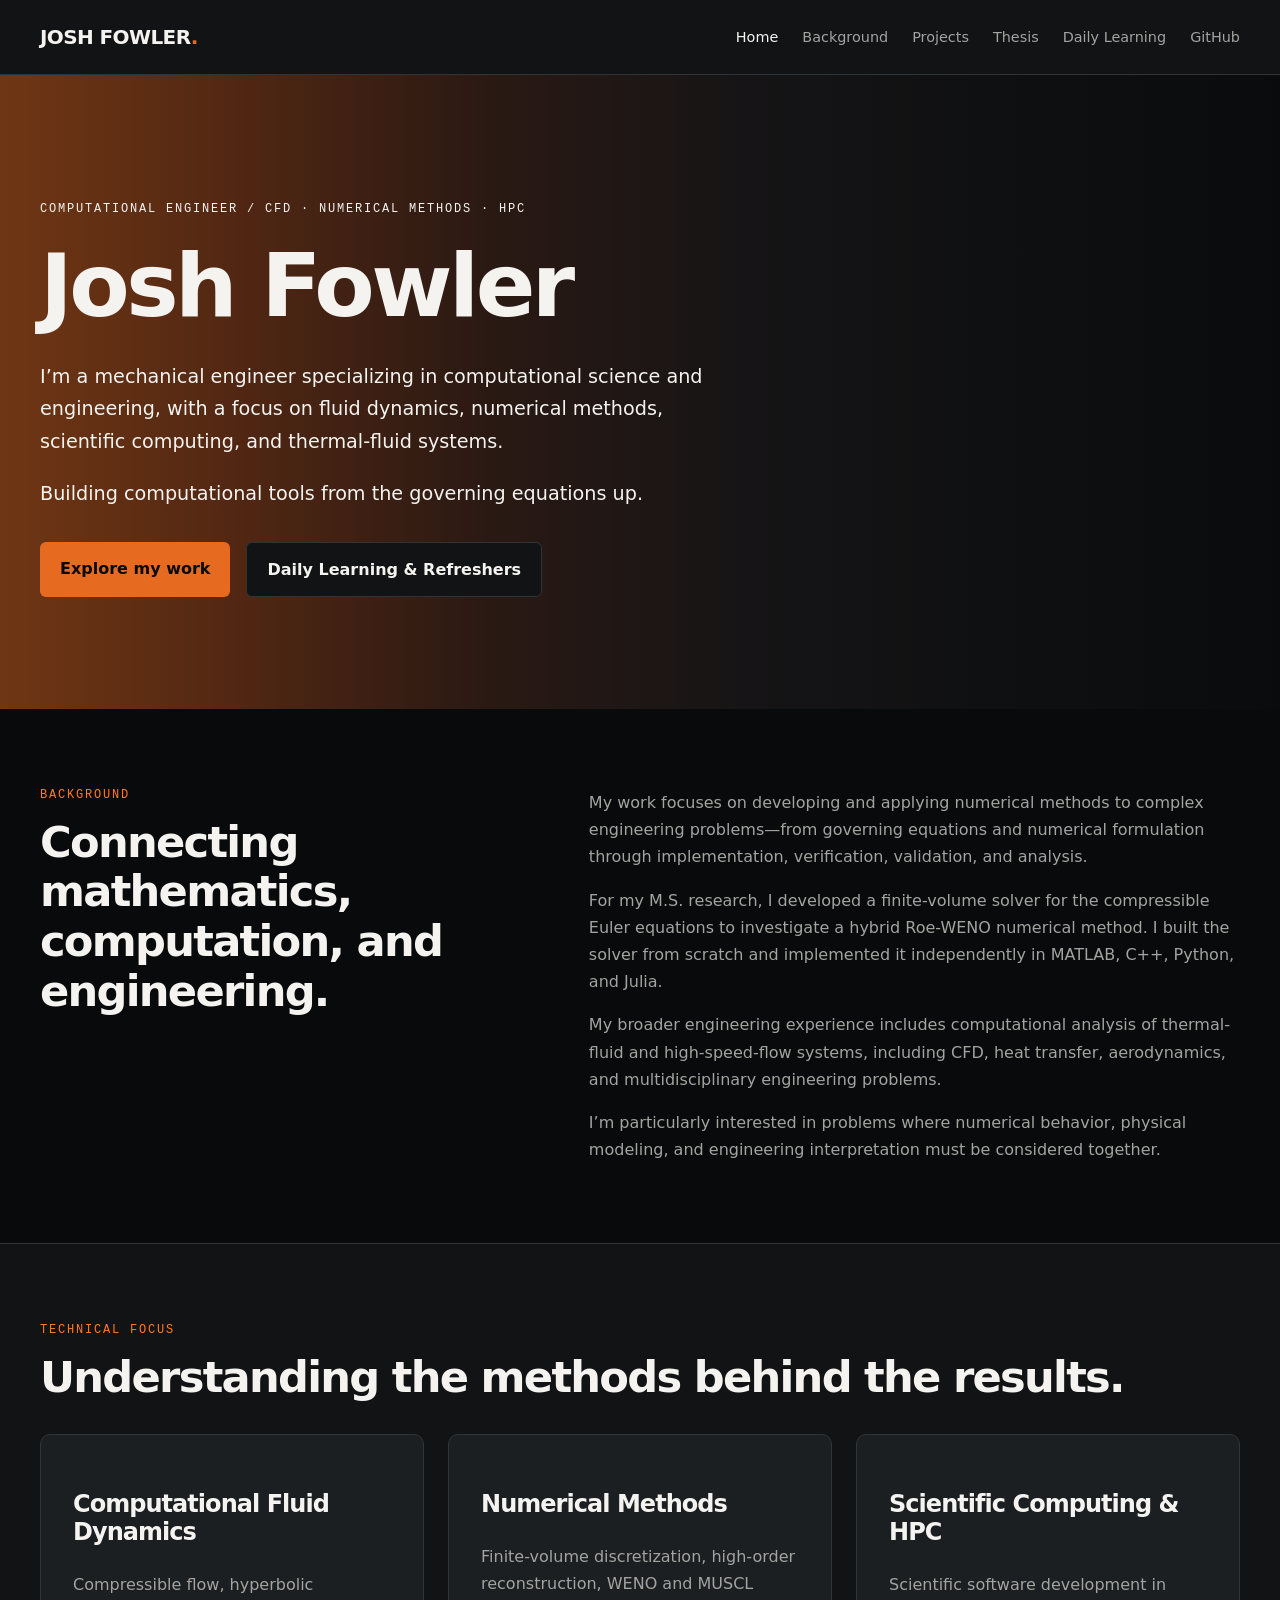
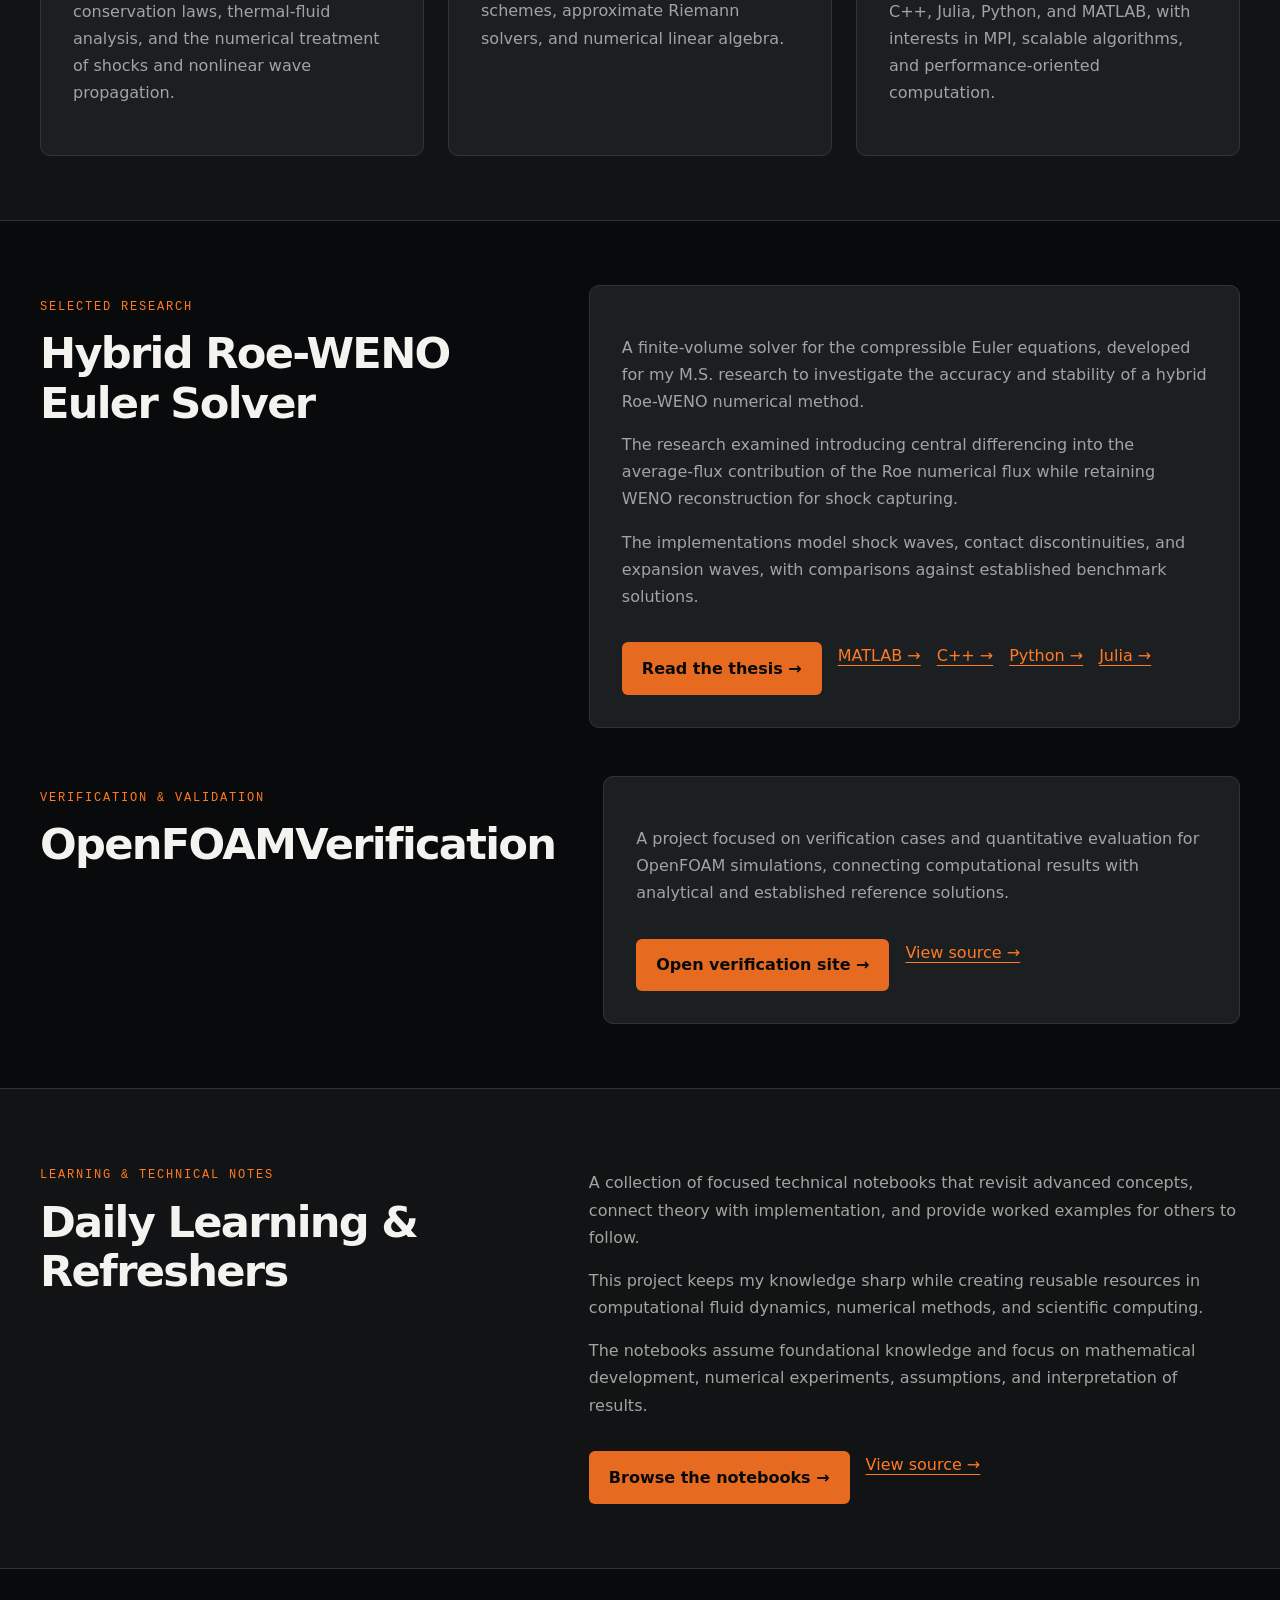
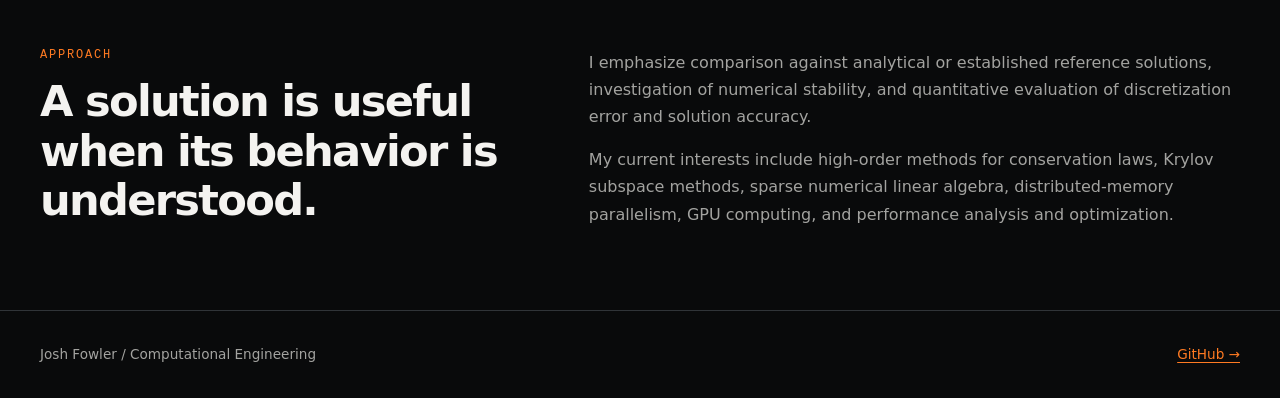
<file: index.html>
<!doctype html>
<html lang="en">
<head>
  <meta charset="utf-8">
  <meta name="viewport" content="width=device-width, initial-scale=1">

  <title>Josh Fowler | Computational Engineer</title>

  <meta
    name="description"
    content="Josh Fowler — mechanical engineer specializing in computational fluid dynamics, numerical methods, and high-performance scientific computing."
  >
  
  <link
  rel="canonical"
  href="https://josh-fowler-hub.github.io/"
  >

  <link rel="stylesheet" href="styles.css">
</head>

<body>
  <a class="skip" href="#main">Skip to content</a>

  <header class="site-header">
    <nav class="container nav" aria-label="Main navigation">
      <a class="brand" href="index.html">
        JOSH FOWLER<span style="color: var(--color-accent)">.</span>
      </a>

      <div class="nav-links">
        <a href="index.html" aria-current="page">Home</a>
        <a href="#background">Background</a>
        <a href="#projects">Projects</a>
        <a href="/thesis/">Thesis</a>
        <a href="/daily-learning/">Daily Learning</a>
        <a href="https://github.com/josh-fowler-hub">GitHub</a>
      </div>
    </nav>
  </header>

  <main id="main">
    <section class="hero">
      <div class="container">
        <p class="eyebrow">
          Computational Engineer / CFD · Numerical Methods · HPC
        </p>

        <h1>Josh Fowler</h1>

        <p class="lead">
          I’m a mechanical engineer specializing in computational science
          and engineering, with a focus on fluid dynamics, numerical
          methods, scientific computing, and thermal-fluid systems.
        </p>

        <p class="lead">
          Building computational tools from the governing equations up.
        </p>

        <div class="actions">
          <a class="button" href="#projects">Explore my work</a>
          <a class="button secondary" href="/daily-learning/">
            Daily Learning &amp; Refreshers
          </a>
        </div>
      </div>
    </section>

    <section class="section" id="background">
      <div class="container featured">
        <div>
          <p class="eyebrow">Background</p>
          <h2>Connecting mathematics, computation, and engineering.</h2>
        </div>

        <div>
          <p class="intro">
            My work focuses on developing and applying numerical methods
            to complex engineering problems—from governing equations and
            numerical formulation through implementation, verification,
            validation, and analysis.
          </p>

          <p class="intro">
            For my M.S. research, I developed a finite-volume solver for
            the compressible Euler equations to investigate a hybrid
            Roe-WENO numerical method. I built the solver from scratch
            and implemented it independently in MATLAB, C++, Python,
            and Julia.
          </p>

          <p class="intro">
            My broader engineering experience includes computational
            analysis of thermal-fluid and high-speed-flow systems,
            including CFD, heat transfer, aerodynamics, and
            multidisciplinary engineering problems.
          </p>

          <p class="intro">
            I’m particularly interested in problems where numerical
            behavior, physical modeling, and engineering interpretation
            must be considered together.
          </p>
        </div>
      </div>
    </section>

    <section class="section alt">
      <div class="container">
        <p class="eyebrow">Technical focus</p>
        <h2>Understanding the methods behind the results.</h2>

        <div class="grid">
          <article class="card">
            <h3>Computational Fluid Dynamics</h3>
            <p>
              Compressible flow, hyperbolic conservation laws,
              thermal-fluid analysis, and the numerical treatment
              of shocks and nonlinear wave propagation.
            </p>
          </article>

          <article class="card">
            <h3>Numerical Methods</h3>
            <p>
              Finite-volume discretization, high-order reconstruction,
              WENO and MUSCL schemes, approximate Riemann solvers,
              and numerical linear algebra.
            </p>
          </article>

          <article class="card">
            <h3>Scientific Computing &amp; HPC</h3>
            <p>
              Scientific software development in C++, Julia, Python,
              and MATLAB, with interests in MPI, scalable algorithms,
              and performance-oriented computation.
            </p>
          </article>
        </div>
      </div>
    </section>

    <section class="section" id="projects">
      <div class="container featured">
        <div>
          <p class="eyebrow">Selected research</p>
          <h2>Hybrid Roe-WENO Euler Solver</h2>
        </div>

        <article class="card">
          <p>
            A finite-volume solver for the compressible Euler equations,
            developed for my M.S. research to investigate the accuracy
            and stability of a hybrid Roe-WENO numerical method.
          </p>

          <p>
            The research examined introducing central differencing into
            the average-flux contribution of the Roe numerical flux
            while retaining WENO reconstruction for shock capturing.
          </p>

          <p>
            The implementations model shock waves, contact
            discontinuities, and expansion waves, with comparisons
            against established benchmark solutions.
          </p>

          <div class="actions">
            <a class="button" href="/thesis/">
              Read the thesis →
            </a>
            <a href="https://github.com/josh-fowler-hub/HighOrderEuler-MATLAB">
              MATLAB →
            </a>
            <a href="https://github.com/josh-fowler-hub/HighOrderEuler-Cpp">
              C++ →
            </a>
            <a href="https://github.com/josh-fowler-hub/PyHighOrderEuler">
              Python →
            </a>
            <a href="https://github.com/josh-fowler-hub/HighOrderEuler.jl">
              Julia →
            </a>
          </div>
        </article>
      </div>

      <div class="container featured" style="margin-top: 3rem;">
        <div>
          <p class="eyebrow">Verification &amp; validation</p>
          <h2>OpenFOAMVerification</h2>
        </div>

        <article class="card">
          <p>
            A project focused on verification cases and quantitative
            evaluation for OpenFOAM simulations, connecting computational
            results with analytical and established reference solutions.
          </p>

          <div class="actions">
            <a
              class="button"
              href="https://josh-fowler-hub.github.io/hypersonicOpenFOAMVerificationCases/"
              target="_blank"
              rel="noopener"
            >
              Open verification site →
            </a>
            <a href="https://github.com/josh-fowler-hub/hypersonicOpenFOAMVerificationCases">
              View source →
            </a>
          </div>
        </article>
      </div>
    </section>

    <section class="section alt">
      <div class="container featured">
        <div>
          <p class="eyebrow">Learning &amp; technical notes</p>
          <h2>Daily Learning &amp; Refreshers</h2>
        </div>

        <div>
          <p class="intro">
            A collection of focused technical notebooks that revisit
            advanced concepts, connect theory with implementation,
            and provide worked examples for others to follow.
          </p>

          <p class="intro">
            This project keeps my knowledge sharp while creating
            reusable resources in computational fluid dynamics,
            numerical methods, and scientific computing.
          </p>

          <p class="intro">
            The notebooks assume foundational knowledge and focus
            on mathematical development, numerical experiments,
            assumptions, and interpretation of results.
          </p>

          <div class="actions">
            <a class="button" href="/daily-learning/">
              Browse the notebooks →
            </a>
            <a href="https://github.com/josh-fowler-hub/daily-learning">
              View source →
            </a>
          </div>
        </div>
      </div>
    </section>

    <section class="section">
      <div class="container featured">
        <div>
          <p class="eyebrow">Approach</p>
          <h2>A solution is useful when its behavior is understood.</h2>
        </div>

        <div>
          <p class="intro">
            I emphasize comparison against analytical or established
            reference solutions, investigation of numerical stability,
            and quantitative evaluation of discretization error
            and solution accuracy.
          </p>

          <p class="intro">
            My current interests include high-order methods for
            conservation laws, Krylov subspace methods, sparse
            numerical linear algebra, distributed-memory parallelism,
            GPU computing, and performance analysis and optimization.
          </p>
        </div>
      </div>
    </section>
  </main>

  <footer>
    <div class="container footer-inner">
      <span>
        Josh Fowler / Computational Engineering
      </span>

      <a href="https://github.com/josh-fowler-hub">
        GitHub →
      </a>
    </div>
  </footer>
</body>
</html>
</file>
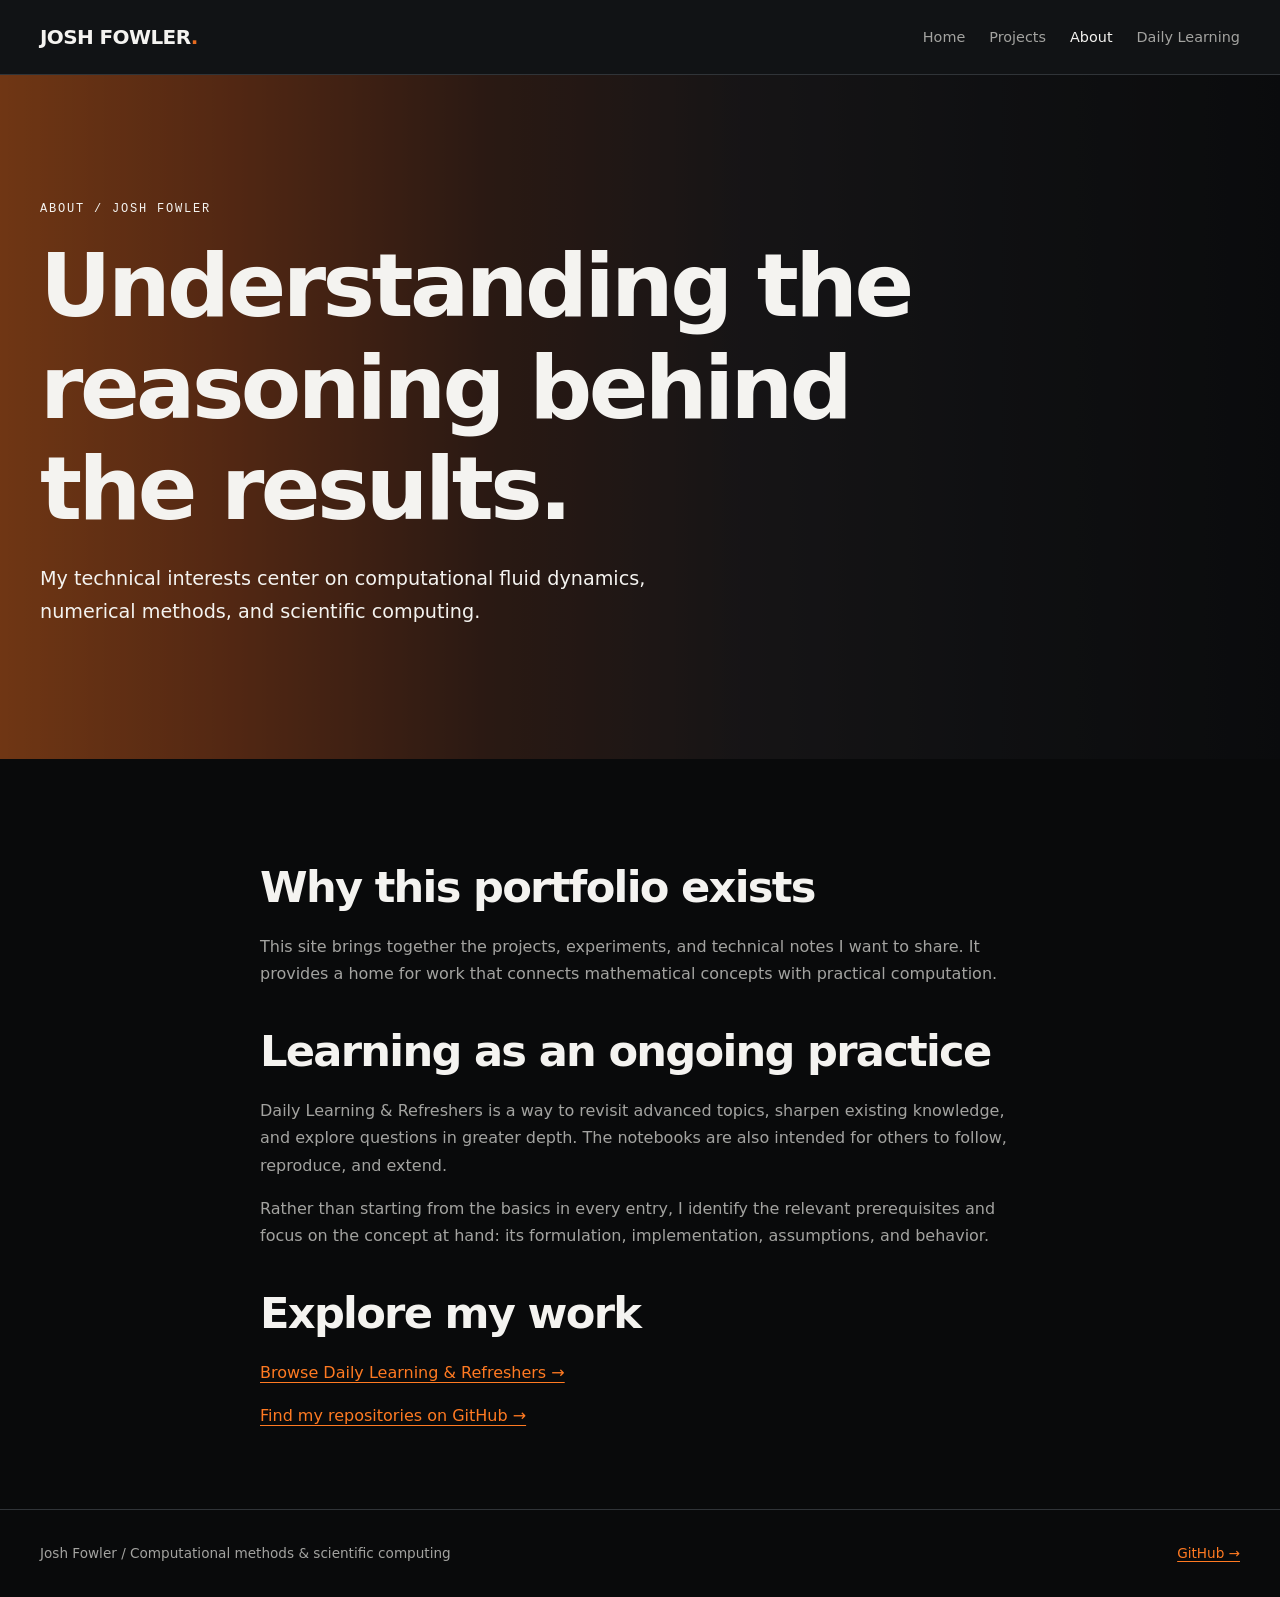
<file: about.html>
<!doctype html>
<html lang="en">
<head>
<meta charset="utf-8">
<meta name="viewport" content="width=device-width, initial-scale=1">
<title>About | Josh Fowler</title>
<meta name="description" content="Josh Fowler's portfolio of computational methods, scientific computing, and advanced technical refreshers.">
<link rel="stylesheet" href="styles.css">
</head>
<body>
<a class="skip" href="#main">Skip to content</a>
<header class="site-header"><nav class="container nav" aria-label="Main navigation"><a class="brand" href="index.html">JOSH FOWLER<span style="color:var(--color-accent)">.</span></a><div class="nav-links"><a href="index.html">Home</a><a href="projects.html">Projects</a><a href="about.html" aria-current="page">About</a><a href="/daily-learning/">Daily Learning</a></div></nav></header>
<main id="main"><section class="hero"><div class="container"><p class="eyebrow">About / Josh Fowler</p><h1>Understanding the<br>reasoning behind the results.</h1><p class="lead">My technical interests center on computational fluid dynamics, numerical methods, and scientific computing.</p></div></section>
<section class="section"><div class="container prose"><h2>Why this portfolio exists</h2><p>This site brings together the projects, experiments, and technical notes I want to share. It provides a home for work that connects mathematical concepts with practical computation.</p><h2>Learning as an ongoing practice</h2><p>Daily Learning &amp; Refreshers is a way to revisit advanced topics, sharpen existing knowledge, and explore questions in greater depth. The notebooks are also intended for others to follow, reproduce, and extend.</p><p>Rather than starting from the basics in every entry, I identify the relevant prerequisites and focus on the concept at hand: its formulation, implementation, assumptions, and behavior.</p><h2>Explore my work</h2><p><a href="/daily-learning/">Browse Daily Learning &amp; Refreshers →</a></p><p><a href="https://github.com/josh-fowler-hub">Find my repositories on GitHub →</a></p></div></section></main>
<footer><div class="container footer-inner"><span>Josh Fowler / Computational methods &amp; scientific computing</span><a href="https://github.com/josh-fowler-hub">GitHub →</a></div></footer>
</body>
</html>
</file>
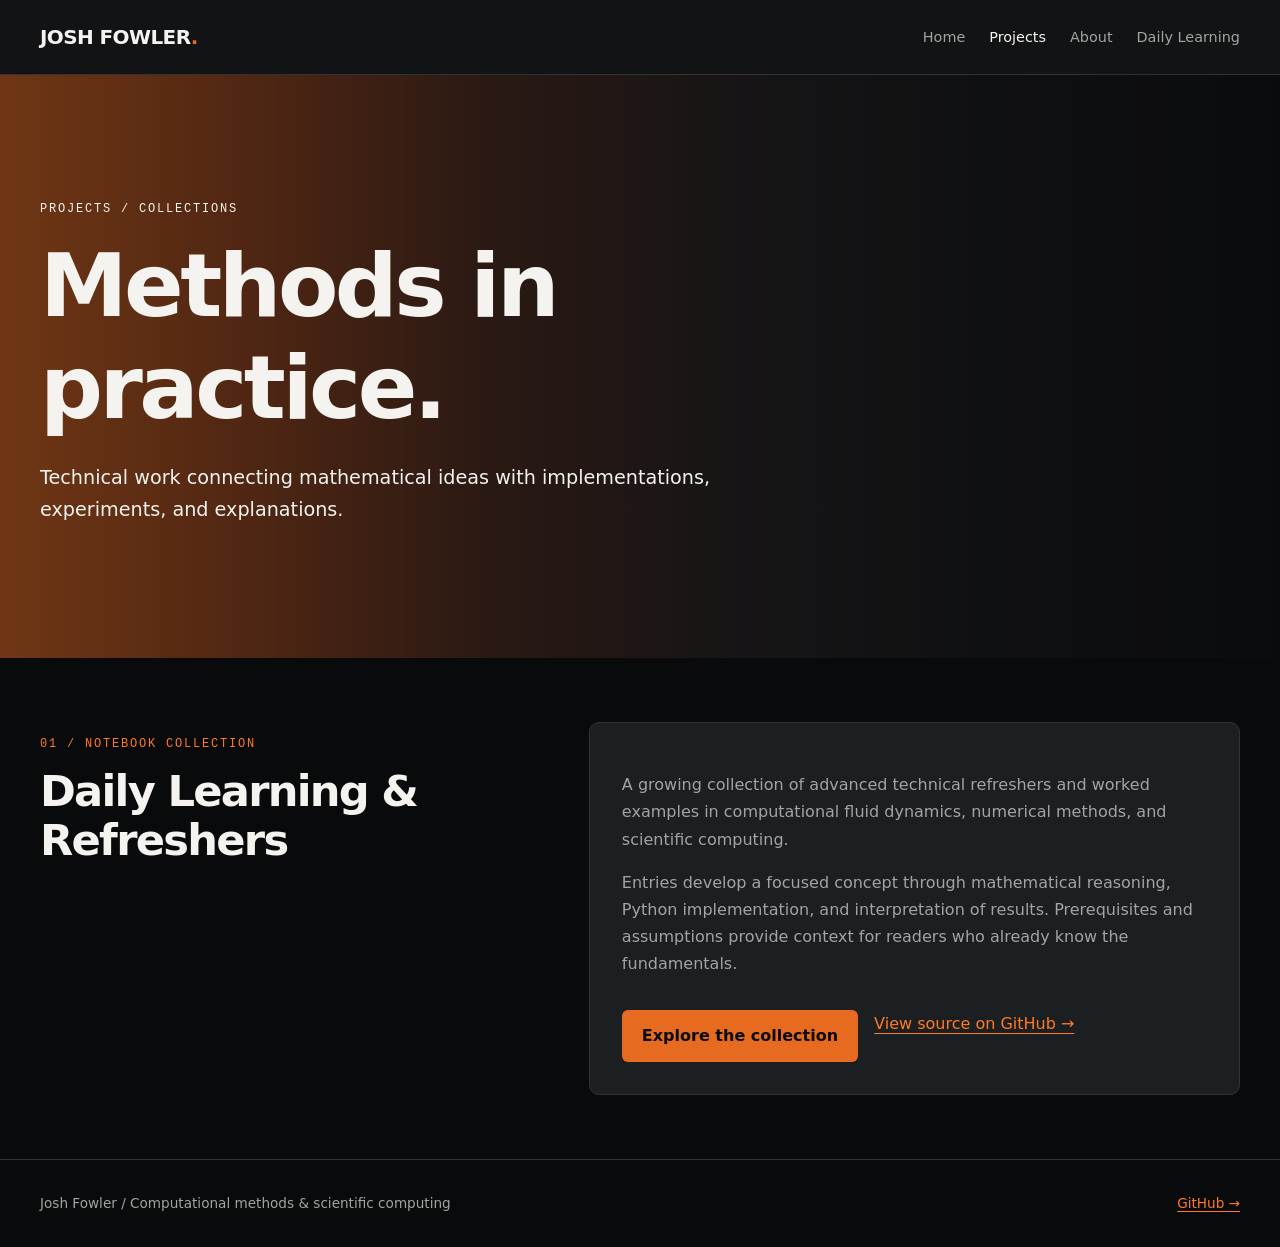
<file: projects.html>
<!doctype html>
<html lang="en">
<head>
<meta charset="utf-8">
<meta name="viewport" content="width=device-width, initial-scale=1">
<title>Projects | Josh Fowler</title>
<meta name="description" content="Josh Fowler's portfolio of computational methods, scientific computing, and advanced technical refreshers.">
<link rel="stylesheet" href="styles.css">
</head>
<body>
<a class="skip" href="#main">Skip to content</a>
<header class="site-header"><nav class="container nav" aria-label="Main navigation"><a class="brand" href="index.html">JOSH FOWLER<span style="color:var(--color-accent)">.</span></a><div class="nav-links"><a href="index.html">Home</a><a href="projects.html" aria-current="page">Projects</a><a href="about.html">About</a><a href="/daily-learning/">Daily Learning</a></div></nav></header>
<main id="main"><section class="hero"><div class="container"><p class="eyebrow">Projects / Collections</p><h1>Methods in practice.</h1><p class="lead">Technical work connecting mathematical ideas with implementations, experiments, and explanations.</p></div></section>
<section class="section"><div class="container featured"><div><p class="eyebrow">01 / Notebook collection</p><h2>Daily Learning &amp; Refreshers</h2></div><article class="card"><p>A growing collection of advanced technical refreshers and worked examples in computational fluid dynamics, numerical methods, and scientific computing.</p><p>Entries develop a focused concept through mathematical reasoning, Python implementation, and interpretation of results. Prerequisites and assumptions provide context for readers who already know the fundamentals.</p><div class="actions"><a class="button" href="/daily-learning/">Explore the collection</a><a href="https://github.com/josh-fowler-hub/daily-learning">View source on GitHub →</a></div></article></div></section></main>
<footer><div class="container footer-inner"><span>Josh Fowler / Computational methods &amp; scientific computing</span><a href="https://github.com/josh-fowler-hub">GitHub →</a></div></footer>
</body>
</html>
</file>
<file: styles.css>
:root {
  --titan-black: #090a0b;
  --titan-carbon: #111315;
  --titan-graphite: #1c1f22;
  --titan-steel: #303438;
  --titan-orange: #e66b20;
  --titan-orange-hot: #ff7a22;
  --titan-copper: #a94d20;
  --titan-white: #f4f3f0;
  --titan-gray: #a3a3a0;
  --titan-gray-dark: #686967;
  --color-bg: var(--titan-black);
  --color-bg-alt: var(--titan-carbon);
  --color-surface: var(--titan-graphite);
  --color-surface-hover: #24282c;
  --color-text: var(--titan-white);
  --color-text-muted: var(--titan-gray);
  --color-border: var(--titan-steel);
  --color-accent: var(--titan-orange);
  --color-accent-hover: var(--titan-orange-hot);
  --max-width: 1200px;
  --space-xs: .5rem;
  --space-sm: 1rem;
  --space-md: 2rem;
  --space-lg: 4rem;
  --space-xl: 7rem;
  --radius-sm: 6px;
  --radius-md: 10px;
  --font-body: Inter, system-ui, -apple-system, BlinkMacSystemFont, "Segoe UI", sans-serif;
  --font-mono: "JetBrains Mono", "Fira Code", monospace;
  --titan-field-gradient: linear-gradient(90deg, #ff7621 0%, #b95220 18%, #59301f 38%, #292526 58%, #181a1c 78%, #0d0f10 100%);
}
* { box-sizing: border-box; }
html { color-scheme: dark; }
body { margin: 0; background: var(--color-bg); color: var(--color-text); font-family: var(--font-body); line-height: 1.7; }
a { color: var(--color-accent-hover); text-underline-offset: .25em; }
a:hover { color: var(--color-text); }
a:focus-visible { outline: 2px solid var(--color-accent-hover); outline-offset: 5px; }
.container { width: min(var(--max-width), calc(100% - 3rem)); margin-inline: auto; }
.skip { position: absolute; left: 1rem; top: -5rem; padding: .5rem; background: var(--color-bg); z-index: 10; }
.skip:focus { top: 1rem; }
.site-header { background: var(--color-bg-alt); border-bottom: 1px solid var(--color-border); }
.nav { display: flex; align-items: center; justify-content: space-between; gap: 2rem; padding-block: 1.25rem; }
.brand { color: var(--color-text); font-weight: 750; text-decoration: none; letter-spacing: -.03em; font-size: 1.25rem; }
.nav-links { display: flex; gap: 1.5rem; flex-wrap: wrap; }
.nav-links a { color: var(--color-text-muted); text-decoration: none; font-size: .9rem; }
.nav-links a:hover, .nav-links a[aria-current="page"] { color: var(--color-text); }
.hero { position: relative; padding-block: var(--space-xl); background: var(--titan-field-gradient); }
.hero::before { content: ""; position: absolute; inset: 0; background: rgba(9,10,11,.58); }
.hero .container { position: relative; }
.eyebrow { font-family: var(--font-mono); text-transform: uppercase; letter-spacing: .15em; font-size: .75rem; color: var(--color-accent-hover); }
.hero .eyebrow { color: var(--titan-white); }
h1, h2, h3 { line-height: 1.15; letter-spacing: -.04em; }
h1 { font-size: clamp(2.8rem, 7vw, 5.5rem); margin: 1rem 0 1.5rem; max-width: 900px; }
h2 { font-size: clamp(1.8rem, 4vw, 2.7rem); margin: .5rem 0 1.25rem; }
h3 { font-size: 1.5rem; }
.lead { max-width: 680px; font-size: 1.2rem; color: var(--titan-white); }
.actions { display: flex; flex-wrap: wrap; gap: 1rem; margin-top: 2rem; }
.button { display: inline-block; background: var(--color-accent); color: var(--titan-black); padding: .8rem 1.25rem; border-radius: var(--radius-sm); font-weight: 700; text-decoration: none; }
.button:hover { background: var(--color-accent-hover); color: var(--titan-black); }
.button.secondary { background: var(--color-bg-alt); color: var(--color-text); border: 1px solid var(--color-border); }
.section { padding-block: var(--space-lg); }
.section.alt { background: var(--color-bg-alt); border-block: 1px solid var(--color-border); }
.intro { max-width: 760px; color: var(--color-text-muted); }
.grid { display: grid; grid-template-columns: repeat(3, 1fr); gap: 1.5rem; margin-top: 2rem; }
.card { background: var(--color-surface); border: 1px solid var(--color-border); border-radius: var(--radius-md); padding: var(--space-md); }
.card p, .prose p { color: var(--color-text-muted); }
.featured { display: grid; grid-template-columns: 1fr 1.3fr; gap: 3rem; align-items: start; }
.prose { max-width: 760px; }
.prose h2 { margin-top: 2.5rem; }
footer { padding-block: 2rem; border-top: 1px solid var(--color-border); color: var(--color-text-muted); font-size: .85rem; }
.footer-inner { display: flex; justify-content: space-between; gap: 1rem; flex-wrap: wrap; }
@media (max-width: 760px) {
  .nav { align-items: flex-start; flex-direction: column; gap: .75rem; }
  .nav-links { gap: 1rem; }
  .hero { padding-block: 4rem; }
  .grid, .featured { grid-template-columns: 1fr; }
  .featured { gap: 1rem; }
  .section { padding-block: 3rem; }
}
</file>
